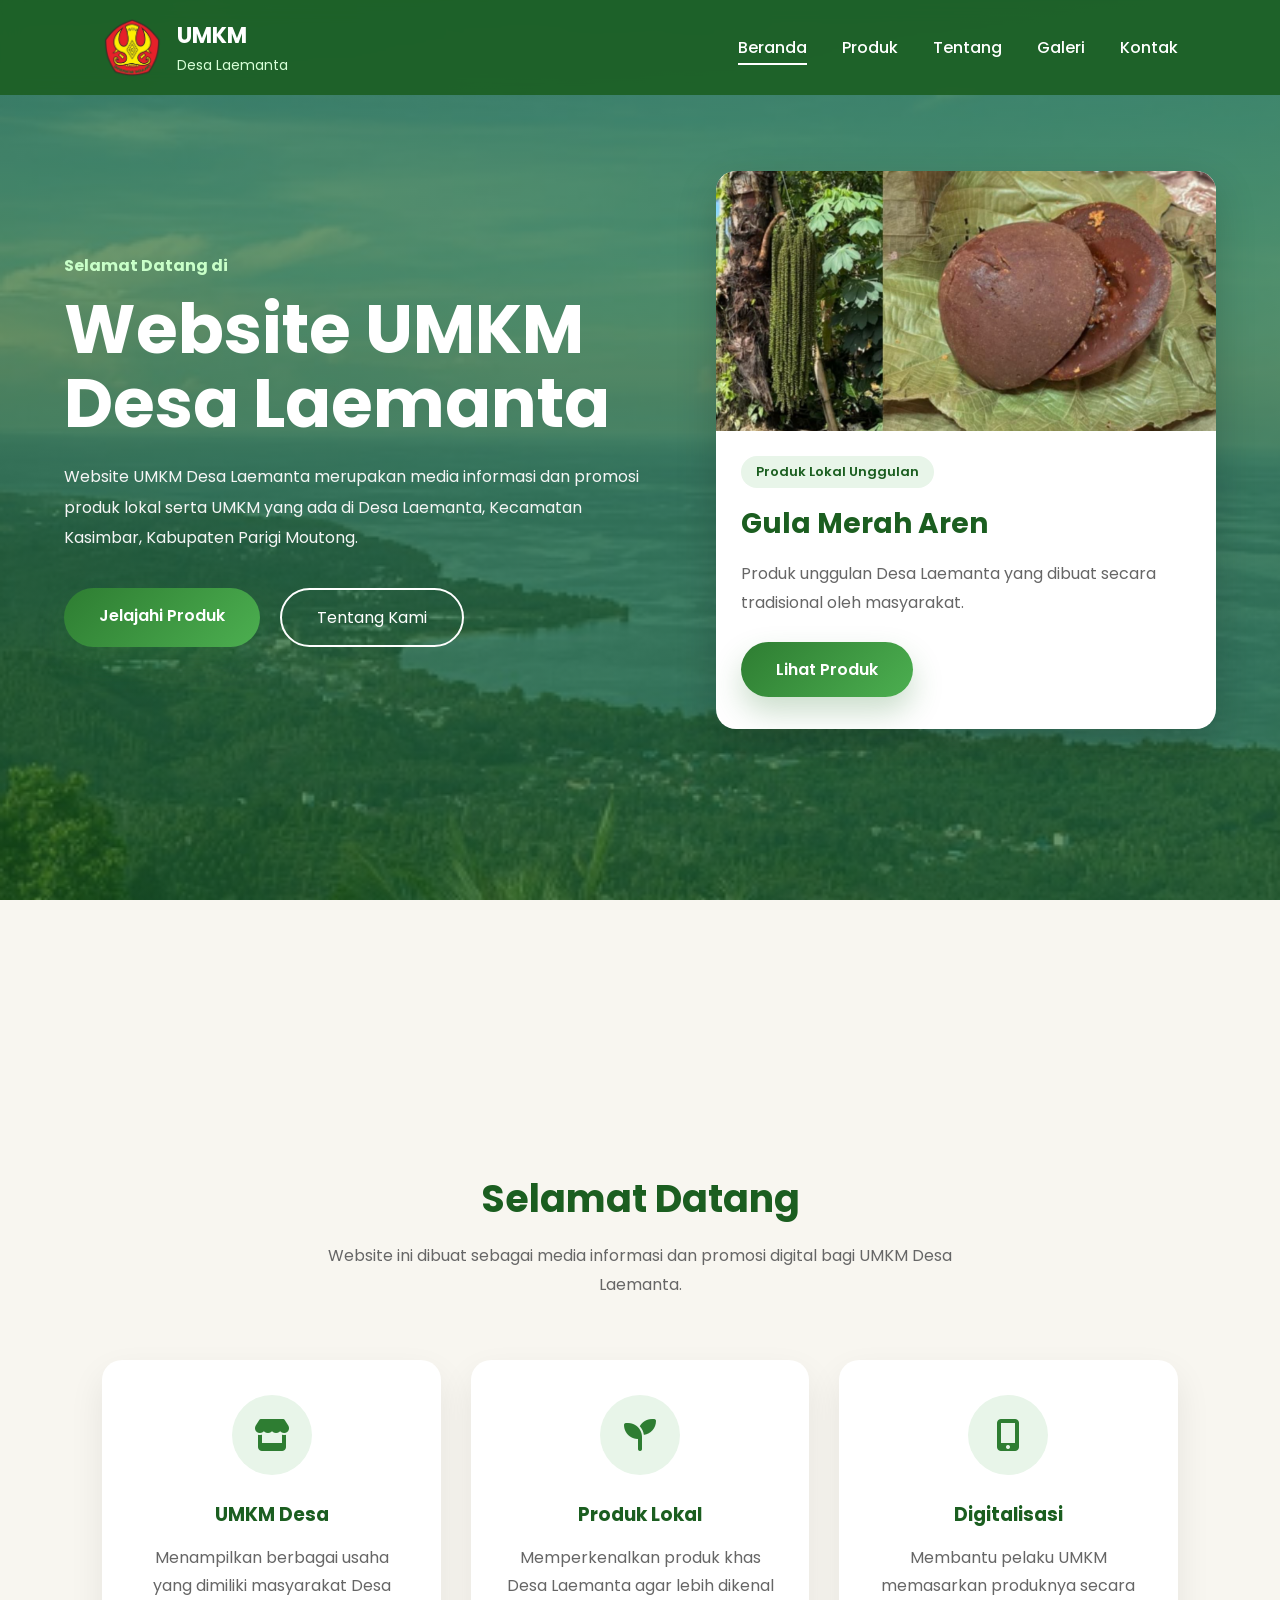
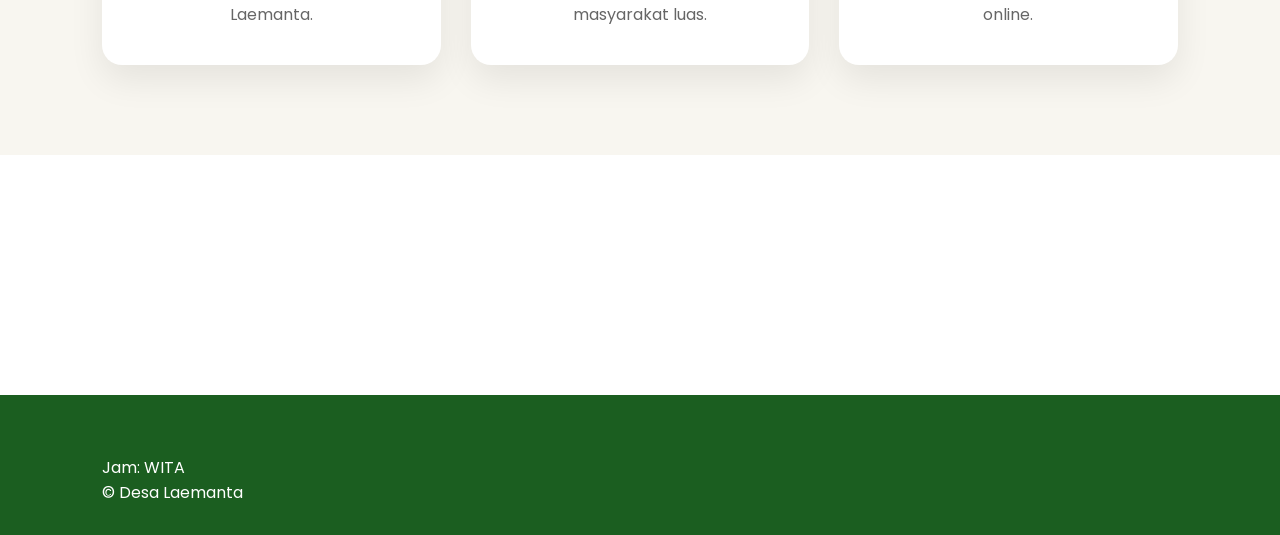
<file: index.html>
<!DOCTYPE html>
<html lang="id">
<head>

<meta charset="UTF-8">
<meta name="viewport" content="width=device-width, initial-scale=1.0">

<title>UMKM Desa Laemanta</title>

<link rel="stylesheet" href="css/style.css">

<link rel="preconnect" href="https://fonts.googleapis.com">
<link rel="preconnect" href="https://fonts.gstatic.com" crossorigin>

<link href="https://fonts.googleapis.com/css2?family=Poppins:wght@300;400;500;600;700;800&display=swap" rel="stylesheet">

<link rel="stylesheet"
href="https://cdnjs.cloudflare.com/ajax/libs/font-awesome/6.7.1/css/all.min.css">

</head>

<script src="js/script.js"></script>

<body>

<!-- ================= HEADER ================= -->

<header class="hero">

<nav>

<div class="logo">

<img src="img/logo-untad.png" alt="Logo UNTAD">

<div>

<h2>UMKM</h2>

<span>Desa Laemanta</span>

</div>

</div>

<ul>

<li><a class="active" href="index.html">Beranda</a></li>

<li><a href="produk.html">Produk</a></li>

<li><a href="tentang.html">Tentang</a></li>

<li><a href="galeri.html">Galeri</a></li>

<li><a href="kontak.html">Kontak</a></li>

</ul>

</nav>



<div class="hero-content">

<div class="hero-left">

<h4>
Selamat Datang di
</h4>

<h1>

Website UMKM<br>

<b>Desa Laemanta</b>

</h1>

<p>

Website UMKM Desa Laemanta merupakan media informasi dan promosi produk lokal serta UMKM yang ada di Desa Laemanta, Kecamatan Kasimbar, Kabupaten Parigi Moutong.

</p>

<div class="hero-button">

<a href="produk.html" class="btn">

Jelajahi Produk

</a>

<a href="tentang.html" class="btn-outline">

Tentang Kami

</a>

</div>

</div>

<div class="hero-right">

    <div class="hero-card">

        <img
        src="img/gula-merah.png"
        alt="Gula Merah Aren">

        <div class="card-content">

            <span>Produk Lokal Unggulan</span>

            <h3>Gula Merah Aren</h3>

            <p>

                Produk unggulan Desa Laemanta
                yang dibuat secara tradisional
                oleh masyarakat.

            </p>

            <a
            href="produk.html"
            class="btn">

                Lihat Produk

            </a>

        </div>

    </div>

</div>

</header>
<section>

<div>

<div>

<div>

<h2></h2>

<p>

</div>

<div>

<h2>

<p>

</div>

<div>

<h2>

<p>

</div>

<div>

<h2>

<p>

</div>

</div>

</div>

</section>

<!-- ================= SAMBUTAN ================= -->

<section class="welcome">

<div class="container">

<div class="section-title">

<h2>

Selamat Datang

</h2>

<p>

Website ini dibuat sebagai media informasi

dan promosi digital bagi UMKM

Desa Laemanta.

</p>

</div>

<div class="welcome-grid">

<div class="welcome-box">

<i class="fa-solid fa-store"></i>

<h3>UMKM Desa</h3>

<p>

Menampilkan berbagai usaha

yang dimiliki masyarakat Desa

Laemanta.

</p>

</div>

<div class="welcome-box">

<i class="fa-solid fa-seedling"></i>

<h3>Produk Lokal</h3>

<p>

Memperkenalkan produk khas

Desa Laemanta agar lebih dikenal

masyarakat luas.

</p>

</div>

<div class="welcome-box">

<i class="fa-solid fa-mobile-screen-button"></i>

<h3>Digitalisasi</h3>

<p>

Membantu pelaku UMKM

memasarkan produknya

secara online.

</p>

</div>

</div>

</div>

</section>

<!-- ================= PREVIEW PRODUK ================= -->

<section class="preview">

<div class="container">

<div class="section-title">

<h2>

</div>

</section>

<!-- ================= FOOTER ================= -->

<footer>

<div class="container">

<p>Jam: <span id="clock"></span> WITA</p>

© <span id="currentYear"></span> Desa Laemanta

</p>

</div>

</footer>

<script src="js/script.js"></script>

</body>
</html>
</file>
<file: css/style.css>
/*==================================================
    DIGITALISASI UMKM DESA LAEMANTA
    Program Kerja KKN Universitas Tadulako 2026
    Author : Aisyah D Karim
===================================================*/


/*==================================================
                    GOOGLE FONT
===================================================*/

@import url('https://fonts.googleapis.com/css2?family=Poppins:wght@300;400;500;600;700;800&display=swap');


/*==================================================
                    ROOT COLOR
===================================================*/

:root{

    --primary:#2E7D32;
    --primary-dark:#1B5E20;
    --primary-light:#4CAF50;

    --cream:#F8F6F0;
    --white:#FFFFFF;

    --text:#222;
    --text-light:#666;

    --shadow:
    0 15px 35px rgba(0,0,0,.08);

    --radius:20px;

    --transition:.35s ease;

}


/*==================================================
                    RESET
===================================================*/

*{

    margin:0;
    padding:0;
    box-sizing:border-box;

}

html{

    scroll-behavior:smooth;

}

body{

    font-family:'Poppins',sans-serif;
    background:var(--cream);
    color:var(--text);
    overflow-x:hidden;

}

img{

    width:100%;
    display:block;

}

a{

    text-decoration:none;
    color:inherit;

}

ul{

    list-style:none;

}

section{

    padding:90px 8%;

}

.container{

    max-width:1200px;
    margin:auto;

}


/*==================================================
                SCROLL BAR
===================================================*/

::-webkit-scrollbar{

    width:10px;

}

::-webkit-scrollbar-track{

    background:#ececec;

}

::-webkit-scrollbar-thumb{

    background:var(--primary);

    border-radius:30px;

}

::-webkit-scrollbar-thumb:hover{

    background:var(--primary-dark);

}


/*==================================================
                TEXT SELECTION
===================================================*/

::selection{

    background:var(--primary);

    color:white;

}


/*==================================================
                    BUTTON
===================================================*/

.btn{

    display:inline-block;

    padding:15px 35px;

    background:linear-gradient(
    135deg,
    var(--primary),
    var(--primary-light));

    color:white;

    border-radius:50px;

    font-weight:600;

    transition:var(--transition);

    box-shadow:

    0 15px 30px rgba(46,125,50,.25);

}

.btn:hover{

    transform:translateY(-5px);

    box-shadow:

    0 20px 40px rgba(46,125,50,.35);

}


/*==================================================
                SECTION TITLE
===================================================*/

.section-title{

    text-align:center;

    margin-bottom:60px;

}

.section-title h2{

    font-size:38px;

    color:var(--primary-dark);

    margin-bottom:15px;

}

.section-title p{

    color:var(--text-light);

    max-width:700px;

    margin:auto;

    line-height:1.8;

}


/*==================================================
                    NAVBAR
===================================================*/

nav{

    position:fixed;

    top:0;

    left:0;

    width:100%;

    padding:18px 8%;

    display:flex;

    justify-content:space-between;

    align-items:center;

    background:rgba(27,94,32,.88);

    backdrop-filter:blur(10px);

    z-index:999;

}

.logo{

    display:flex;

    align-items:center;

    gap:15px;

}

.logo img{

    width:60px;

}

.logo h2{

    color:white;

    font-size:22px;

}

.logo span{

    color:#d8ffd8;

    font-size:14px;

}

nav ul{

    display:flex;

    gap:35px;

}

nav ul li a{

    color:white;

    font-weight:500;

    transition:var(--transition);

    position:relative;

}

nav ul li a::after{

    content:"";

    position:absolute;

    left:0;

    bottom:-6px;

    width:0;

    height:2px;

    background:white;

    transition:var(--transition);

}

nav ul li a:hover::after,

nav ul li a.active::after{

    width:100%;

}


/*==================================================
                    HERO
===================================================*/

header{

    min-height:100vh;

    background:

    linear-gradient(

    rgba(27,94,32,.65),

    rgba(27,94,32,.65)

    ),

    url("../img/hero.png");

    background-size:cover;

    background-position:center;

    display:flex;

    align-items:center;

}

.hero-content{

    max-width:1300px;

    margin:auto;

    padding:80px 5%;

    display:flex;

    justify-content:space-between;

    align-items:center;

    gap:70px;

}

.hero-left{

    flex:1;

}

.hero-left h4{

    color:#c8ffc8;

    margin-bottom:15px;

}

.hero-left h1{

    color:white;

    font-size:68px;

    line-height:1.1;

    margin-bottom:20px;

}

.hero-left p{

    color:#f5f5f5;

    line-height:1.9;

    margin-bottom:35px;

}

.hero-button{

    display:flex;

    gap:20px;

    flex-wrap:wrap;

}

.btn-outline{

    display:inline-block;

    padding:15px 35px;

    border:2px solid white;

    color:white;

    border-radius:50px;

    transition:var(--transition);

}

.btn-outline:hover{

    background:white;

    color:var(--primary-dark);

}
/*==================================================
                HERO CARD
===================================================*/

.hero-card{

    width:500px;

    background:#fff;

    border-radius:20px;

    overflow:hidden;

    box-shadow:0 15px 40px rgba(0,0,0,.18);

    flex-shrink:0;

}

.hero-card:hover{

    transform:translateY(-10px);

}

.hero-card img{

    height:260px;

    object-fit:cover;

}

.card-content{

    padding:25px;

}

.card-content span{

    display:inline-block;

    background:#E8F5E9;

    color:var(--primary-dark);

    padding:6px 15px;

    border-radius:30px;

    font-size:13px;

    font-weight:600;

    margin-bottom:15px;

}

.card-content h3{

    font-size:28px;

    color:var(--primary-dark);

    margin-bottom:15px;

}

.card-content p{

    color:var(--text-light);

    line-height:1.8;

    margin-bottom:25px;

}


/*==================================================
                    WAVE
===================================================*/

.wave{

    line-height:0;

    margin-top:-2px;

}

.wave svg{

    display:block;

    width:100%;

    height:120px;

}


/*==================================================
                STATISTIK
===================================================*/

.statistik{

    margin-top:-60px;

    position:relative;

    z-index:5;

}

.stat-grid{

    display:grid;

    grid-template-columns:repeat(4,1fr);

    gap:25px;

}

.stat-card{

    background:var(--white);

    padding:35px;

    text-align:center;

    border-radius:var(--radius);

    box-shadow:var(--shadow);

    transition:var(--transition);

}

.stat-card:hover{

    transform:translateY(-12px);

}

.stat-card h2{

    font-size:45px;

    color:var(--primary);

    margin-bottom:10px;

}

.stat-card p{

    color:var(--text-light);

    font-weight:500;

}


/*==================================================
                WELCOME
===================================================*/

.welcome{

    background:var(--cream);

}

.welcome-grid{

    display:grid;

    grid-template-columns:repeat(3,1fr);

    gap:30px;

}

.welcome-box{

    background:white;

    border-radius:var(--radius);

    padding:35px;

    text-align:center;

    box-shadow:var(--shadow);

    transition:var(--transition);

}

.welcome-box:hover{

    transform:translateY(-10px);

}

.welcome-box i{

    width:80px;

    height:80px;

    line-height:80px;

    border-radius:50%;

    background:#E8F5E9;

    color:var(--primary);

    font-size:32px;

    margin-bottom:25px;

}

.welcome-box h3{

    margin-bottom:15px;

    color:var(--primary-dark);

}

.welcome-box p{

    color:var(--text-light);

    line-height:1.8;

}


/*==================================================
            PREVIEW PRODUK
===================================================*/

.preview{

    background:white;

}

.preview-grid{

    display:grid;

    grid-template-columns:repeat(3,1fr);

    gap:30px;

}

.preview-card{

    background:var(--cream);

    border-radius:var(--radius);

    overflow:hidden;

    box-shadow:var(--shadow);

    transition:var(--transition);

}

.preview-card:hover{

    transform:translateY(-10px);

}

.preview-card img{

    height:220px;

    object-fit:cover;

    transition:var(--transition);

}

.preview-card:hover img{

    transform:scale(1.08);

}

.preview-content{

    padding:25px;

}

.preview-content span{

    color:var(--primary);

    font-size:14px;

    font-weight:600;

}

.preview-content h3{

    margin:12px 0;

    color:var(--primary-dark);

}

.preview-content p{

    color:var(--text-light);

    line-height:1.8;

    margin-bottom:20px;

}


/*==================================================
                PROGRAM KKN
===================================================*/

.program{

    background:linear-gradient(

    135deg,

    var(--primary-dark),

    var(--primary)

    );

    color:white;

}

.program .section-title h2{

    color:white;

}

.program .section-title p{

    color:#e5e5e5;

}

.program-grid{

    display:grid;

    grid-template-columns:repeat(3,1fr);

    gap:30px;

}

.program-card{

    background:rgba(255,255,255,.08);

    border:1px solid rgba(255,255,255,.15);

    border-radius:var(--radius);

    padding:35px;

    text-align:center;

    backdrop-filter:blur(8px);

    transition:var(--transition);

}

.program-card:hover{

    transform:translateY(-10px);

}

.program-card i{

    font-size:40px;

    margin-bottom:20px;

}

.program-card h3{

    margin-bottom:15px;

}

.program-card p{

    line-height:1.8;

}
/*==================================================
                    PAGE HEADER
===================================================*/

.page-header{

    min-height:55vh;

    display:flex;

    flex-direction:column;

    justify-content:center;

    align-items:center;

    text-align:center;

    background:
    linear-gradient(
    rgba(27,94,32,.75),
    rgba(27,94,32,.75)),
    url("../img/hero.jpg");

    background-size:cover;
    background-position:center;

    padding-top:120px;

}

.page-title h1{

    color:white;

    font-size:52px;

    margin-bottom:15px;

}

.page-title p{

    color:#f5f5f5;

    font-size:18px;

}


/*==================================================
                    PRODUK
===================================================*/

.product-section{

    background:var(--cream);

}

.product-category{

    margin-bottom:70px;

}

.product-category h2{

    color:var(--primary-dark);

    margin-bottom:30px;

    padding-left:10px;

    border-left:6px solid var(--primary);

}

.product-grid{

    display:grid;

    grid-template-columns:repeat(auto-fit,minmax(280px,1fr));

    gap:30px;

}

.product-card{

    background:white;

    border-radius:var(--radius);

    overflow:hidden;

    box-shadow:var(--shadow);

    transition:var(--transition);

}

.product-card:hover{

    transform:translateY(-10px);

}

.product-card img{

    height:230px;

    object-fit:cover;

    transition:var(--transition);

}

.product-card:hover img{

    transform:scale(1.08);

}

.product-content{

    padding:25px;

}

.product-content h3{

    margin-bottom:10px;

    color:var(--primary-dark);

}

.product-content p{

    color:var(--text-light);

    line-height:1.8;

    margin-bottom:15px;

}

.price{

    color:var(--primary);

    font-size:22px;

    font-weight:700;

    margin-bottom:20px;

}

.rating{

    color:#FFC107;

    margin-bottom:15px;

}


/*==================================================
                    GALERI
===================================================*/

.gallery-grid{

    display:grid;

    grid-template-columns:repeat(auto-fit,minmax(320px,1fr));

    gap:30px;

}

.gallery-item{

    background:white;

    border-radius:var(--radius);

    overflow:hidden;

    box-shadow:var(--shadow);

    transition:var(--transition);

}

.gallery-item:hover{

    transform:translateY(-10px);

}

.gallery-item img{

    width:100%;

    height:260px;

    object-fit:cover;

    transition:var(--transition);

}

.gallery-item:hover img{

    transform:scale(1.08);

}

.gallery-text{

    padding:20px;

}

.gallery-text h3{

    color:var(--primary-dark);

    margin-bottom:10px;

}

.gallery-text p{

    color:var(--text-light);

    line-height:1.7;

}


/*==================================================
                    TENTANG
===================================================*/

.about-grid{

    display:grid;

    grid-template-columns:1fr 1fr;

    gap:50px;

    align-items:center;

}

.about-image img{

    border-radius:var(--radius);

    box-shadow:var(--shadow);

}

.about-content h2{

    color:var(--primary-dark);

    margin-bottom:20px;

}

.about-content p{

    color:var(--text-light);

    line-height:1.9;

    margin-bottom:20px;

}

.visi-misi{

    display:grid;

    grid-template-columns:repeat(2,1fr);

    gap:25px;

    margin-top:40px;

}

.vm-box{

    background:white;

    border-radius:var(--radius);

    padding:30px;

    box-shadow:var(--shadow);

}

.vm-box h3{

    color:var(--primary);

    margin-bottom:15px;

}

.vm-box ul{

    padding-left:20px;

    list-style:disc;

}

.vm-box li{

    margin-bottom:10px;

    color:var(--text-light);

}


/*==================================================
                    KONTAK
===================================================*/

.contact-grid{

    display:grid;

    grid-template-columns:1fr 1fr;

    gap:40px;

}

.contact-card{

    background:white;

    border-radius:var(--radius);

    padding:35px;

    box-shadow:var(--shadow);

}

.contact-item{

    display:flex;

    align-items:flex-start;

    gap:20px;

    margin-bottom:30px;

}

.contact-item i{

    width:60px;

    height:60px;

    background:#E8F5E9;

    color:var(--primary);

    border-radius:50%;

    display:flex;

    align-items:center;

    justify-content:center;

    font-size:24px;

}

.contact-item h3{

    margin-bottom:8px;

    color:var(--primary-dark);

}

.contact-item p{

    color:var(--text-light);

    line-height:1.7;

}

iframe{

    width:100%;

    height:100%;

    min-height:420px;

    border:none;

    border-radius:var(--radius);

    box-shadow:var(--shadow);

}
/*==================================================
                    FOOTER
===================================================*/

footer{

    background:var(--primary-dark);

    color:white;

    padding:60px 8% 30px;

}

.footer-grid{

    display:grid;

    grid-template-columns:2fr 1fr 1fr;

    gap:40px;

    margin-bottom:40px;

}

.footer-logo{

    display:flex;

    align-items:center;

    gap:15px;

    margin-bottom:20px;

}

.footer-logo img{

    width:60px;

}

.footer-about p{

    color:#d8d8d8;

    line-height:1.8;

}

.footer-title{

    font-size:20px;

    margin-bottom:20px;

}

.footer-links a{

    display:block;

    color:#e8e8e8;

    margin-bottom:12px;

    transition:var(--transition);

}

.footer-links a:hover{

    color:#fff;

    padding-left:8px;

}

.footer-bottom{

    border-top:1px solid rgba(255,255,255,.2);

    padding-top:20px;

    text-align:center;

    color:#ddd;

}


/*==================================================
                BACK TO TOP
===================================================*/

.back-top{

    position:fixed;

    right:25px;

    bottom:25px;

    width:50px;

    height:50px;

    border-radius:50%;

    background:var(--primary);

    color:white;

    display:flex;

    align-items:center;

    justify-content:center;

    font-size:20px;

    cursor:pointer;

    box-shadow:var(--shadow);

    transition:var(--transition);

    z-index:999;

}

.back-top:hover{

    background:var(--primary-dark);

    transform:translateY(-5px);

}


/*==================================================
                SIMPLE ANIMATION
===================================================*/

.fade{

    animation:fade .8s ease;

}

@keyframes fade{

from{

opacity:0;

transform:translateY(30px);

}

to{

opacity:1;

transform:translateY(0);

}

}


/*==================================================
                    HOVER
===================================================*/

img{

    transition:var(--transition);

}

.card:hover img,

.product-card:hover img,

.preview-card:hover img,

.gallery-item:hover img{

    transform:scale(1.06);

}


/*==================================================
                RESPONSIVE
===================================================*/

@media(max-width:992px){

.hero-content{

grid-template-columns:1fr;

text-align:center;

}

.hero-button{

justify-content:center;

}

.about-grid{

grid-template-columns:1fr;

}

.contact-grid{

grid-template-columns:1fr;

}

.footer-grid{

grid-template-columns:1fr;

}

.stat-grid{

grid-template-columns:repeat(2,1fr);

}

.welcome-grid{

grid-template-columns:1fr;

}

.preview-grid{

grid-template-columns:repeat(2,1fr);

}

.program-grid{

grid-template-columns:1fr;

}

}


@media(max-width:768px){

nav{

flex-direction:column;

padding:15px;

}

nav ul{

margin-top:15px;

gap:20px;

flex-wrap:wrap;

justify-content:center;

}

.logo{

justify-content:center;

}

.hero-left h1{

font-size:42px;

}

.hero-left p{

font-size:15px;

}

.hero-card{

margin-top:30px;

}

.preview-grid{

grid-template-columns:1fr;

}

.product-grid{

grid-template-columns:1fr;

}

.gallery-grid{

grid-template-columns:1fr;

}

.stat-grid{

grid-template-columns:1fr;

}

.visi-misi{

grid-template-columns:1fr;

}

.page-title h1{

font-size:38px;

}

section{

padding:70px 6%;

}

}


@media(max-width:480px){

.hero-left h1{

font-size:34px;

}

.btn,

.btn-outline{

display:block;

width:100%;

text-align:center;

margin-bottom:15px;

}

.hero-button{

display:block;

}

.logo h2{

font-size:18px;

}

.page-title h1{

font-size:32px;

}

}


/*==================================================
                END OF FILE
===================================================*/
/*==================================================
                RIPPLE BUTTON
===================================================*/

.btn{

position:relative;

overflow:hidden;

}

.ripple{

position:absolute;

border-radius:50%;

background:rgba(255,255,255,.45);

transform:scale(0);

animation:ripple .6s linear;

pointer-events:none;

}

@keyframes ripple{

to{

transform:scale(4);

opacity:0;

}

}
/*==================================================
                LIGHTBOX
===================================================*/

#lightbox{

position:fixed;

top:0;

left:0;

width:100%;

height:100%;

background:rgba(0,0,0,.9);

display:none;

justify-content:center;

align-items:center;

z-index:99999;

}

#lightbox.show{

display:flex;

}

#lightbox img{

max-width:90%;

max-height:85%;

border-radius:15px;

}

.close-lightbox{

position:absolute;

top:25px;

right:35px;

font-size:45px;

color:white;

cursor:pointer;

}


/*==================================================
                LOADER
===================================================*/

.loader{

position:fixed;

top:0;

left:0;

width:100%;

height:100%;

background:white;

display:flex;

justify-content:center;

align-items:center;

z-index:999999;

transition:.6s;

}

.loader-hide{

opacity:0;

visibility:hidden;

}
</file>
